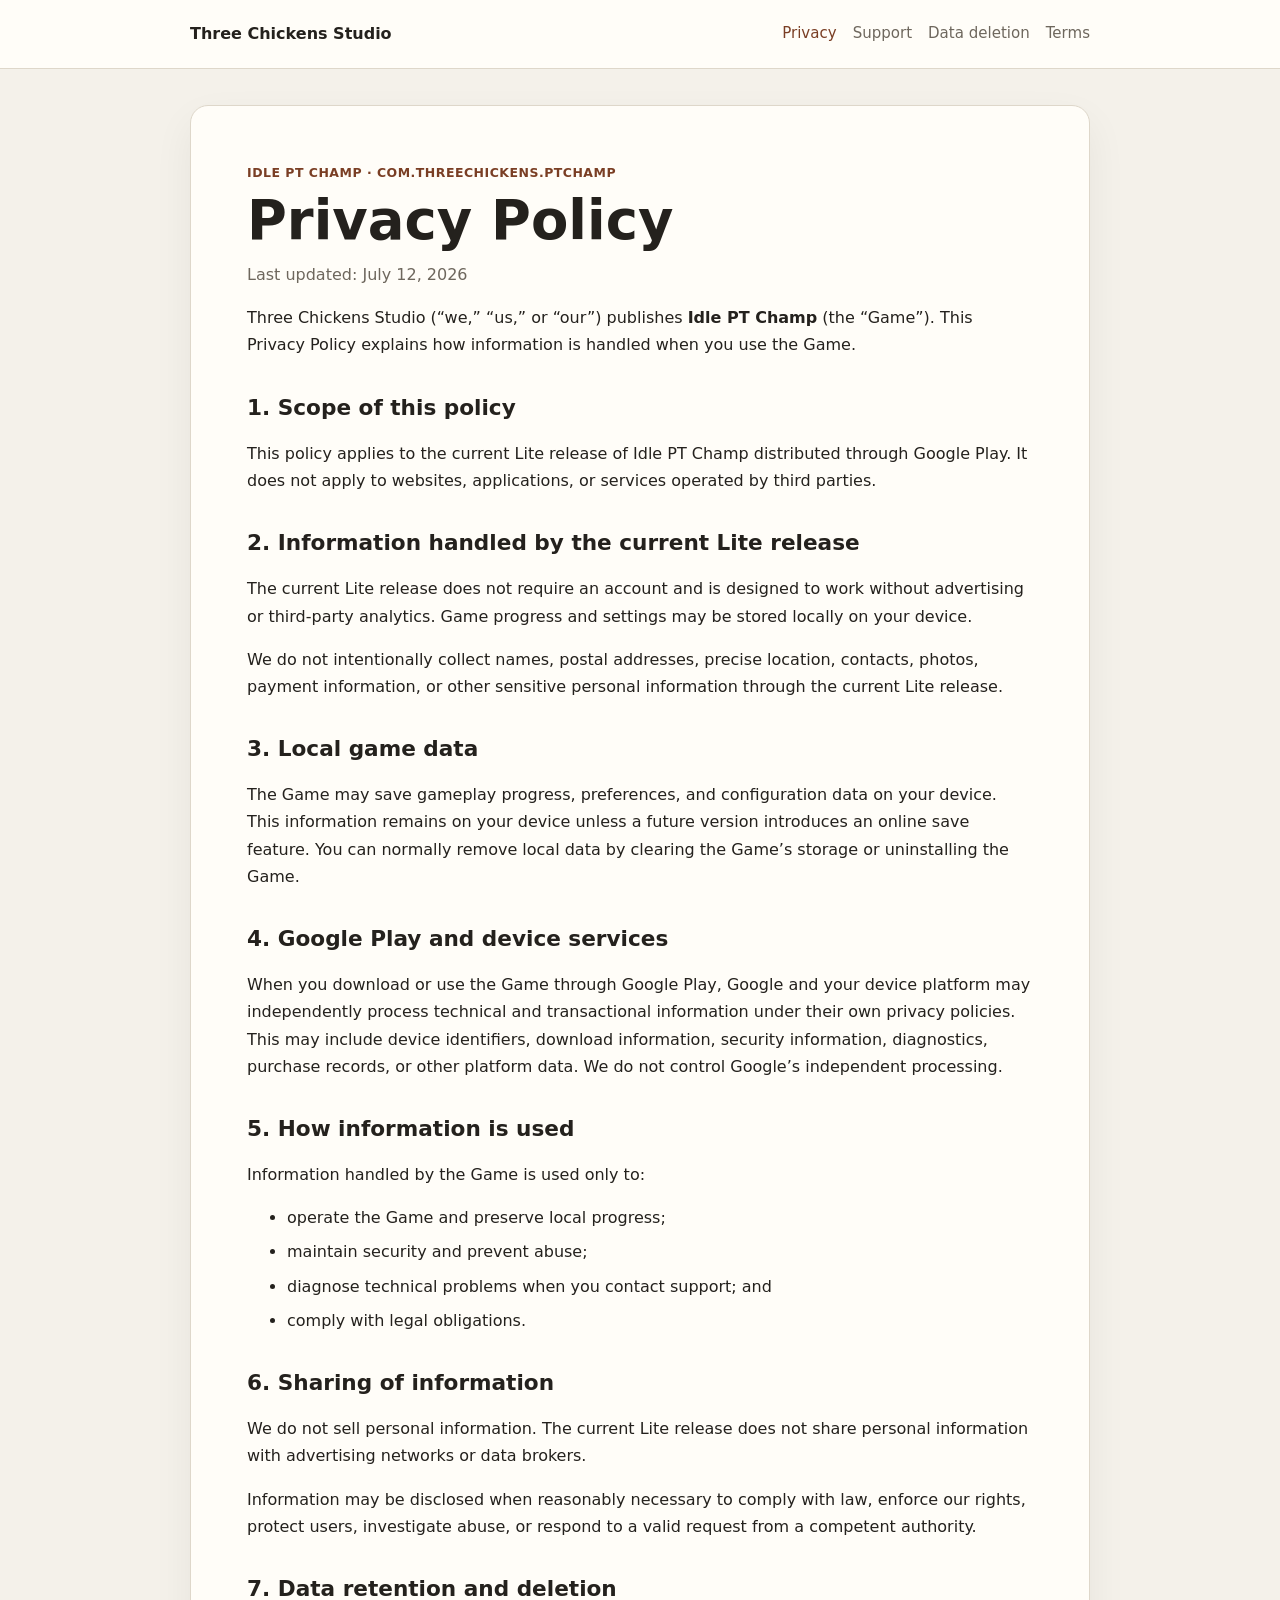
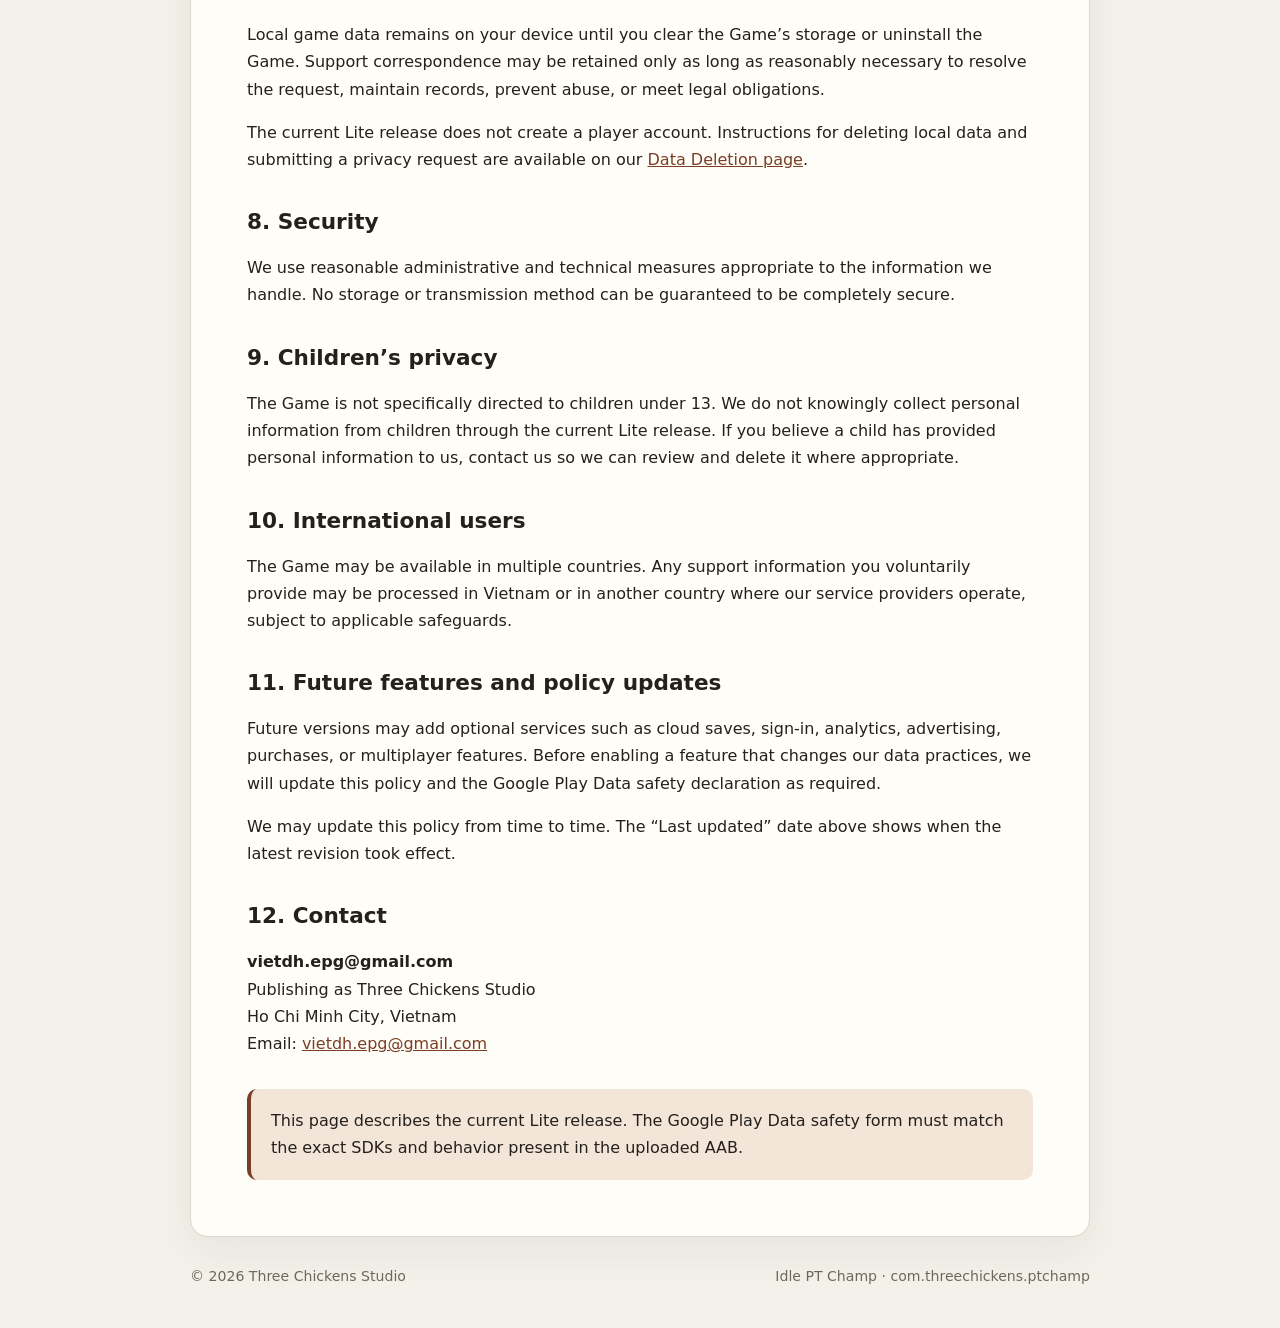
<file: index.html>
<!doctype html>
<html lang="en">
<head>
  <meta charset="utf-8">
  <meta name="viewport" content="width=device-width, initial-scale=1">
  <meta name="description" content="Privacy Policy for Idle PT Champ by Three Chickens Studio.">
  <title>Privacy Policy — Idle PT Champ</title>
  <link rel="stylesheet" href="assets/style.css">
</head>
<body>
  <header class="site-header">
    <div class="wrap header-inner">
      <a class="brand" href="./">Three Chickens Studio</a>
      <nav aria-label="Legal navigation">
        <a class="active" href="./">Privacy</a>
        <a href="support.html">Support</a>
        <a href="data-deletion.html">Data deletion</a>
        <a href="terms.html">Terms</a>
      </nav>
    </div>
  </header>

  <main class="wrap card">
    <p class="eyebrow">Idle PT Champ · com.threechickens.ptchamp</p>
    <h1>Privacy Policy</h1>
    <p class="updated">Last updated: July 12, 2026</p>

    <p>
      Three Chickens Studio (“we,” “us,” or “our”) publishes
      <strong>Idle PT Champ</strong> (the “Game”). This Privacy Policy explains
      how information is handled when you use the Game.
    </p>

    <h2>1. Scope of this policy</h2>
    <p>
      This policy applies to the current Lite release of Idle PT Champ distributed
      through Google Play. It does not apply to websites, applications, or services
      operated by third parties.
    </p>

    <h2>2. Information handled by the current Lite release</h2>
    <p>
      The current Lite release does not require an account and is designed to work
      without advertising or third-party analytics. Game progress and settings may
      be stored locally on your device.
    </p>
    <p>
      We do not intentionally collect names, postal addresses, precise location,
      contacts, photos, payment information, or other sensitive personal information
      through the current Lite release.
    </p>

    <h2>3. Local game data</h2>
    <p>
      The Game may save gameplay progress, preferences, and configuration data on
      your device. This information remains on your device unless a future version
      introduces an online save feature. You can normally remove local data by
      clearing the Game’s storage or uninstalling the Game.
    </p>

    <h2>4. Google Play and device services</h2>
    <p>
      When you download or use the Game through Google Play, Google and your device
      platform may independently process technical and transactional information
      under their own privacy policies. This may include device identifiers,
      download information, security information, diagnostics, purchase records, or
      other platform data. We do not control Google’s independent processing.
    </p>

    <h2>5. How information is used</h2>
    <p>Information handled by the Game is used only to:</p>
    <ul>
      <li>operate the Game and preserve local progress;</li>
      <li>maintain security and prevent abuse;</li>
      <li>diagnose technical problems when you contact support; and</li>
      <li>comply with legal obligations.</li>
    </ul>

    <h2>6. Sharing of information</h2>
    <p>
      We do not sell personal information. The current Lite release does not share
      personal information with advertising networks or data brokers.
    </p>
    <p>
      Information may be disclosed when reasonably necessary to comply with law,
      enforce our rights, protect users, investigate abuse, or respond to a valid
      request from a competent authority.
    </p>

    <h2>7. Data retention and deletion</h2>
    <p>
      Local game data remains on your device until you clear the Game’s storage or
      uninstall the Game. Support correspondence may be retained only as long as
      reasonably necessary to resolve the request, maintain records, prevent abuse,
      or meet legal obligations.
    </p>
    <p>
      The current Lite release does not create a player account. Instructions for
      deleting local data and submitting a privacy request are available on our
      <a href="data-deletion.html">Data Deletion page</a>.
    </p>

    <h2>8. Security</h2>
    <p>
      We use reasonable administrative and technical measures appropriate to the
      information we handle. No storage or transmission method can be guaranteed to
      be completely secure.
    </p>

    <h2>9. Children’s privacy</h2>
    <p>
      The Game is not specifically directed to children under 13. We do not
      knowingly collect personal information from children through the current Lite
      release. If you believe a child has provided personal information to us,
      contact us so we can review and delete it where appropriate.
    </p>

    <h2>10. International users</h2>
    <p>
      The Game may be available in multiple countries. Any support information you
      voluntarily provide may be processed in Vietnam or in another country where
      our service providers operate, subject to applicable safeguards.
    </p>

    <h2>11. Future features and policy updates</h2>
    <p>
      Future versions may add optional services such as cloud saves, sign-in,
      analytics, advertising, purchases, or multiplayer features. Before enabling a
      feature that changes our data practices, we will update this policy and the
      Google Play Data safety declaration as required.
    </p>
    <p>
      We may update this policy from time to time. The “Last updated” date above
      shows when the latest revision took effect.
    </p>

    <h2>12. Contact</h2>
    <address>
      <strong>vietdh.epg@gmail.com</strong><br>
      Publishing as Three Chickens Studio<br>
      Ho Chi Minh City, Vietnam<br>
      Email: <a href="mailto:vietdh.epg@gmail.com">vietdh.epg@gmail.com</a><br>
    </address>

    <div class="notice">
      This page describes the current Lite release. The Google Play Data safety form
      must match the exact SDKs and behavior present in the uploaded AAB.
    </div>
  </main>

  <footer class="wrap footer">
    <span>© 2026 Three Chickens Studio</span>
    <span>Idle PT Champ · com.threechickens.ptchamp</span>
  </footer>
</body>
</html>
</file>
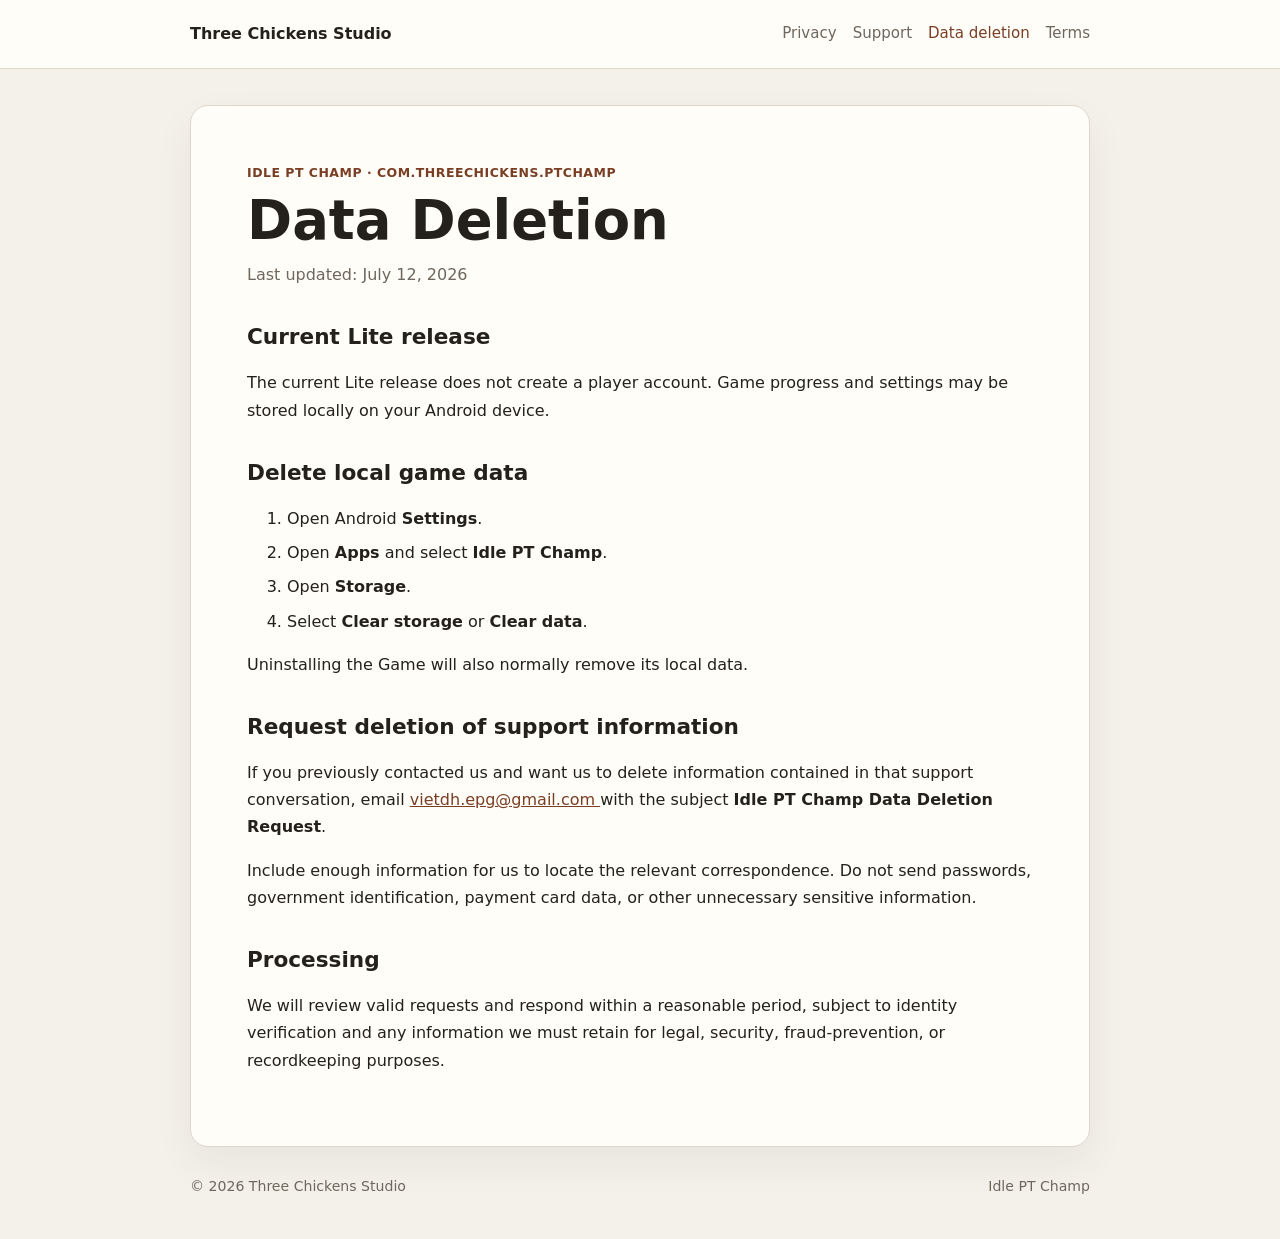
<file: data-deletion.html>
<!doctype html>
<html lang="en">
<head>
  <meta charset="utf-8">
  <meta name="viewport" content="width=device-width, initial-scale=1">
  <meta name="description" content="Data deletion instructions for Idle PT Champ.">
  <title>Data Deletion — Idle PT Champ</title>
  <link rel="stylesheet" href="assets/style.css">
</head>
<body>
  <header class="site-header">
    <div class="wrap header-inner">
      <a class="brand" href="./">Three Chickens Studio</a>
      <nav aria-label="Legal navigation">
        <a href="./">Privacy</a>
        <a href="support.html">Support</a>
        <a class="active" href="data-deletion.html">Data deletion</a>
        <a href="terms.html">Terms</a>
      </nav>
    </div>
  </header>
  <main class="wrap card">
    <p class="eyebrow">Idle PT Champ · com.threechickens.ptchamp</p>
    <h1>Data Deletion</h1>
    <p class="updated">Last updated: July 12, 2026</p>

    <h2>Current Lite release</h2>
    <p>
      The current Lite release does not create a player account. Game progress and
      settings may be stored locally on your Android device.
    </p>

    <h2>Delete local game data</h2>
    <ol>
      <li>Open Android <strong>Settings</strong>.</li>
      <li>Open <strong>Apps</strong> and select <strong>Idle PT Champ</strong>.</li>
      <li>Open <strong>Storage</strong>.</li>
      <li>Select <strong>Clear storage</strong> or <strong>Clear data</strong>.</li>
    </ol>
    <p>Uninstalling the Game will also normally remove its local data.</p>

    <h2>Request deletion of support information</h2>
    <p>
      If you previously contacted us and want us to delete information contained in
      that support conversation, email
      <a href="mailto:vietdh.epg@gmail.com?subject=Idle%20PT%20Champ%20Data%20Deletion%20Request">
        vietdh.epg@gmail.com
      </a>
      with the subject <strong>Idle PT Champ Data Deletion Request</strong>.
    </p>
    <p>
      Include enough information for us to locate the relevant correspondence. Do
      not send passwords, government identification, payment card data, or other
      unnecessary sensitive information.
    </p>

    <h2>Processing</h2>
    <p>
      We will review valid requests and respond within a reasonable period, subject
      to identity verification and any information we must retain for legal,
      security, fraud-prevention, or recordkeeping purposes.
    </p>
  </main>
  <footer class="wrap footer">
    <span>© 2026 Three Chickens Studio</span>
    <span>Idle PT Champ</span>
  </footer>
</body>
</html>
</file>
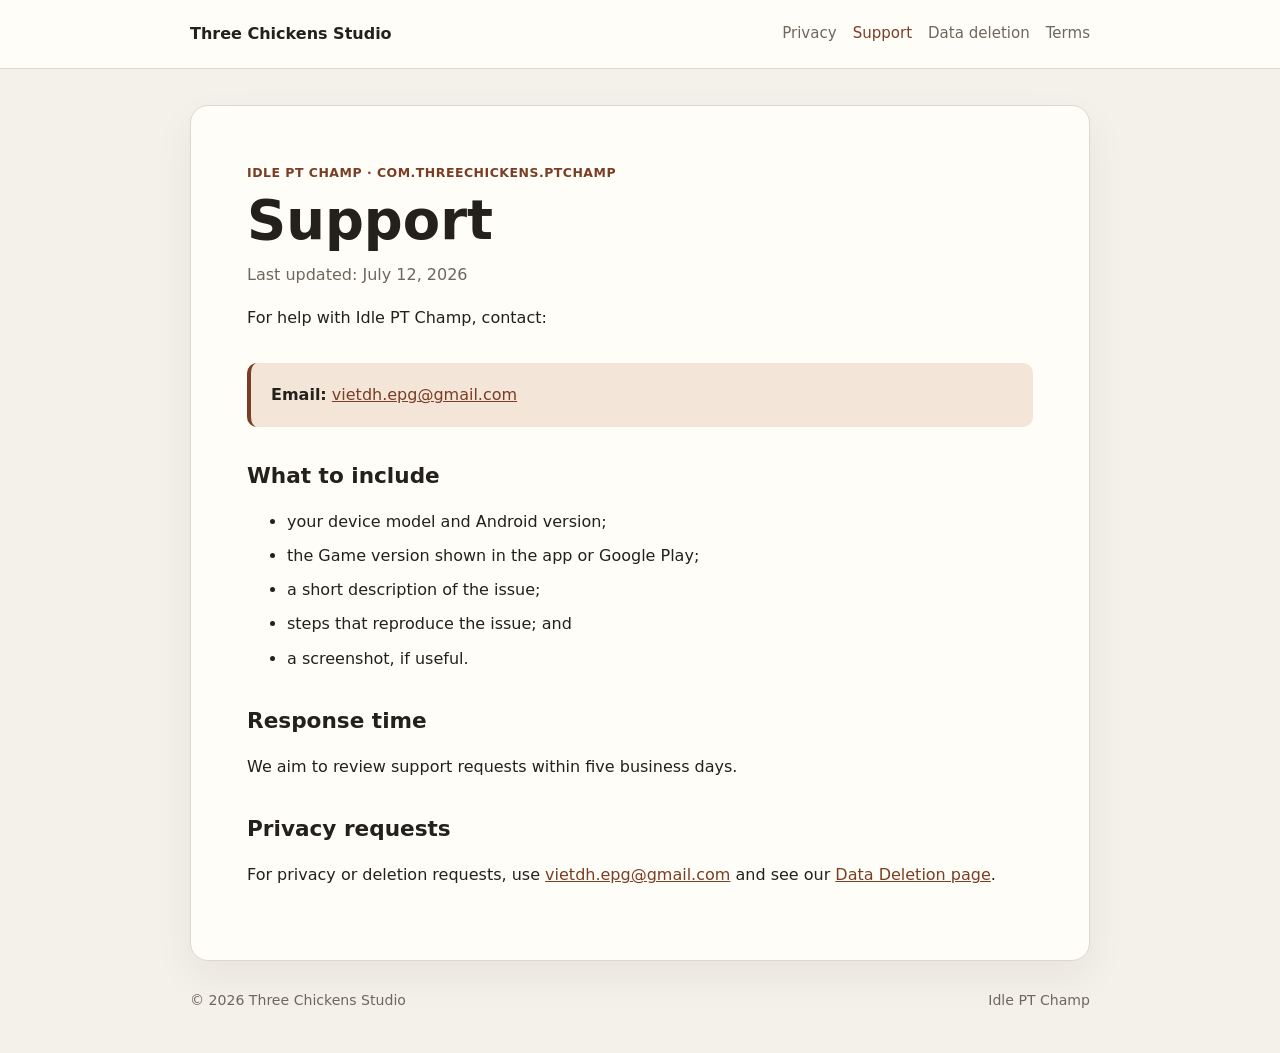
<file: support.html>
<!doctype html>
<html lang="en">
<head>
  <meta charset="utf-8">
  <meta name="viewport" content="width=device-width, initial-scale=1">
  <meta name="description" content="Support for Idle PT Champ.">
  <title>Support — Idle PT Champ</title>
  <link rel="stylesheet" href="assets/style.css">
</head>
<body>
  <header class="site-header">
    <div class="wrap header-inner">
      <a class="brand" href="./">Three Chickens Studio</a>
      <nav aria-label="Legal navigation">
        <a href="./">Privacy</a>
        <a class="active" href="support.html">Support</a>
        <a href="data-deletion.html">Data deletion</a>
        <a href="terms.html">Terms</a>
      </nav>
    </div>
  </header>
  <main class="wrap card">
    <p class="eyebrow">Idle PT Champ · com.threechickens.ptchamp</p>
    <h1>Support</h1>
    <p class="updated">Last updated: July 12, 2026</p>

    <p>For help with Idle PT Champ, contact:</p>
    <p class="contact-box">
      <strong>Email:</strong>
      <a href="mailto:vietdh.epg@gmail.com">vietdh.epg@gmail.com</a>
    </p>

    <h2>What to include</h2>
    <ul>
      <li>your device model and Android version;</li>
      <li>the Game version shown in the app or Google Play;</li>
      <li>a short description of the issue;</li>
      <li>steps that reproduce the issue; and</li>
      <li>a screenshot, if useful.</li>
    </ul>

    <h2>Response time</h2>
    <p>We aim to review support requests within five business days.</p>

    <h2>Privacy requests</h2>
    <p>
      For privacy or deletion requests, use
      <a href="mailto:vietdh.epg@gmail.com">vietdh.epg@gmail.com</a>
      and see our <a href="data-deletion.html">Data Deletion page</a>.
    </p>
  </main>
  <footer class="wrap footer">
    <span>© 2026 Three Chickens Studio</span>
    <span>Idle PT Champ</span>
  </footer>
</body>
</html>
</file>
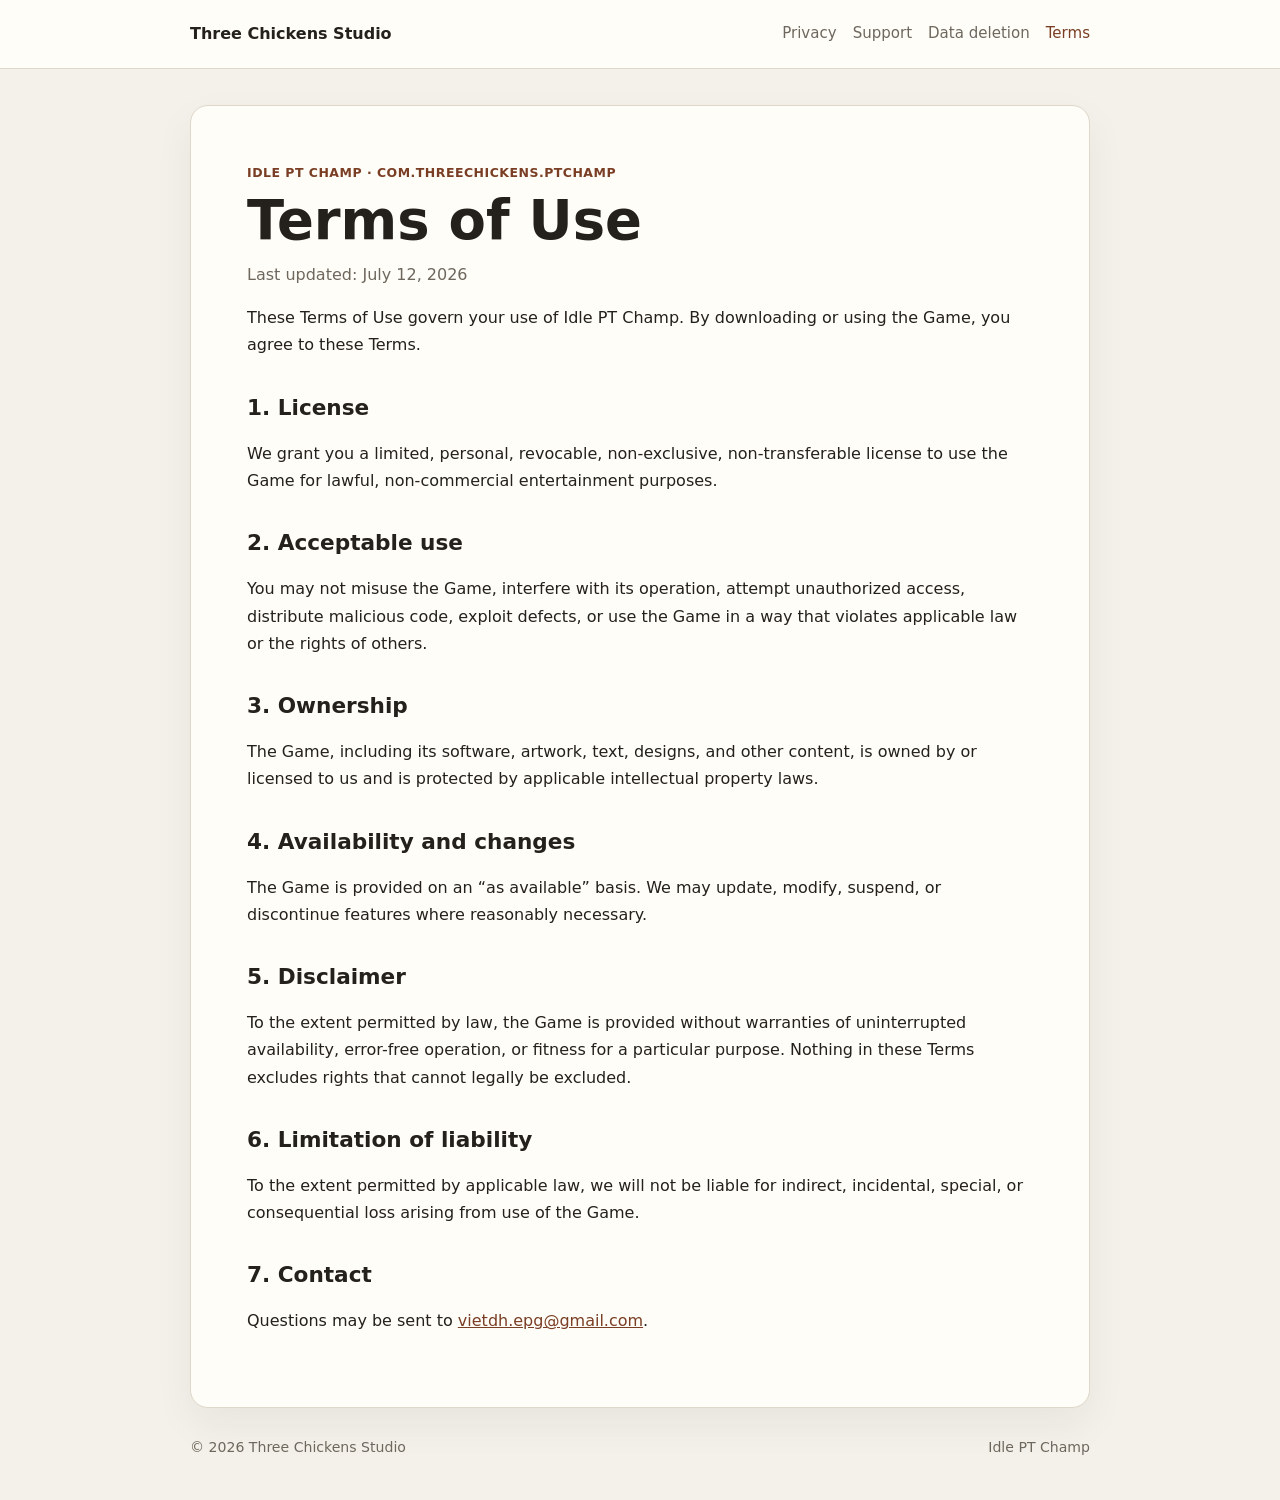
<file: terms.html>
<!doctype html>
<html lang="en">
<head>
  <meta charset="utf-8">
  <meta name="viewport" content="width=device-width, initial-scale=1">
  <meta name="description" content="Terms of Use for Idle PT Champ.">
  <title>Terms of Use — Idle PT Champ</title>
  <link rel="stylesheet" href="assets/style.css">
</head>
<body>
  <header class="site-header">
    <div class="wrap header-inner">
      <a class="brand" href="./">Three Chickens Studio</a>
      <nav aria-label="Legal navigation">
        <a href="./">Privacy</a>
        <a href="support.html">Support</a>
        <a href="data-deletion.html">Data deletion</a>
        <a class="active" href="terms.html">Terms</a>
      </nav>
    </div>
  </header>
  <main class="wrap card">
    <p class="eyebrow">Idle PT Champ · com.threechickens.ptchamp</p>
    <h1>Terms of Use</h1>
    <p class="updated">Last updated: July 12, 2026</p>

    <p>
      These Terms of Use govern your use of Idle PT Champ. By downloading or using
      the Game, you agree to these Terms.
    </p>

    <h2>1. License</h2>
    <p>
      We grant you a limited, personal, revocable, non-exclusive,
      non-transferable license to use the Game for lawful, non-commercial
      entertainment purposes.
    </p>

    <h2>2. Acceptable use</h2>
    <p>
      You may not misuse the Game, interfere with its operation, attempt unauthorized
      access, distribute malicious code, exploit defects, or use the Game in a way
      that violates applicable law or the rights of others.
    </p>

    <h2>3. Ownership</h2>
    <p>
      The Game, including its software, artwork, text, designs, and other content, is
      owned by or licensed to us and is protected by applicable intellectual
      property laws.
    </p>

    <h2>4. Availability and changes</h2>
    <p>
      The Game is provided on an “as available” basis. We may update, modify,
      suspend, or discontinue features where reasonably necessary.
    </p>

    <h2>5. Disclaimer</h2>
    <p>
      To the extent permitted by law, the Game is provided without warranties of
      uninterrupted availability, error-free operation, or fitness for a particular
      purpose. Nothing in these Terms excludes rights that cannot legally be
      excluded.
    </p>

    <h2>6. Limitation of liability</h2>
    <p>
      To the extent permitted by applicable law, we will not be liable for indirect,
      incidental, special, or consequential loss arising from use of the Game.
    </p>

    <h2>7. Contact</h2>
    <p>
      Questions may be sent to
      <a href="mailto:vietdh.epg@gmail.com">vietdh.epg@gmail.com</a>.
    </p>
  </main>
  <footer class="wrap footer">
    <span>© 2026 Three Chickens Studio</span>
    <span>Idle PT Champ</span>
  </footer>
</body>
</html>
</file>
<file: assets/style.css>
:root {
  color-scheme: light;
  --bg: #f4f1ea;
  --paper: #fffdf8;
  --ink: #24211d;
  --muted: #6e675d;
  --line: #ded7ca;
  --accent: #7a3e24;
  --accent-soft: #f3e5d8;
  --max: 900px;
}
* { box-sizing: border-box; }
html { scroll-behavior: smooth; }
body {
  margin: 0;
  background: var(--bg);
  color: var(--ink);
  font-family: Inter, ui-sans-serif, system-ui, -apple-system, BlinkMacSystemFont,
    "Segoe UI", sans-serif;
  line-height: 1.7;
}
a { color: var(--accent); }
a:hover { text-decoration-thickness: 2px; }
.wrap { width: min(calc(100% - 32px), var(--max)); margin-inline: auto; }
.site-header {
  background: rgba(255,253,248,.96);
  border-bottom: 1px solid var(--line);
  position: sticky;
  top: 0;
  z-index: 10;
}
.header-inner {
  min-height: 68px;
  display: flex;
  align-items: center;
  justify-content: space-between;
  gap: 24px;
}
.brand {
  color: var(--ink);
  font-weight: 800;
  text-decoration: none;
  white-space: nowrap;
}
nav { display: flex; flex-wrap: wrap; gap: 16px; justify-content: flex-end; }
nav a {
  color: var(--muted);
  text-decoration: none;
  font-size: .94rem;
}
nav a.active, nav a:hover { color: var(--accent); }
.card {
  background: var(--paper);
  border: 1px solid var(--line);
  border-radius: 18px;
  margin-top: 36px;
  padding: clamp(24px, 5vw, 56px);
  box-shadow: 0 16px 40px rgba(36,33,29,.06);
}
.eyebrow {
  color: var(--accent);
  font-weight: 750;
  letter-spacing: .04em;
  text-transform: uppercase;
  font-size: .78rem;
  margin: 0 0 8px;
}
h1 {
  font-size: clamp(2rem, 6vw, 3.4rem);
  line-height: 1.1;
  margin: 0;
}
h2 {
  font-size: 1.35rem;
  line-height: 1.3;
  margin-top: 2.2rem;
}
.updated { color: var(--muted); margin-top: 10px; }
li + li { margin-top: 7px; }
address { font-style: normal; }
.notice, .contact-box {
  margin-top: 32px;
  padding: 18px 20px;
  background: var(--accent-soft);
  border-left: 4px solid var(--accent);
  border-radius: 10px;
}
.footer {
  color: var(--muted);
  display: flex;
  justify-content: space-between;
  gap: 18px;
  padding-block: 28px 40px;
  font-size: .88rem;
}
@media (max-width: 700px) {
  .header-inner { align-items: flex-start; flex-direction: column; padding-block: 16px; }
  nav { justify-content: flex-start; gap: 10px 14px; }
  .site-header { position: static; }
  .footer { flex-direction: column; }
}
</file>
